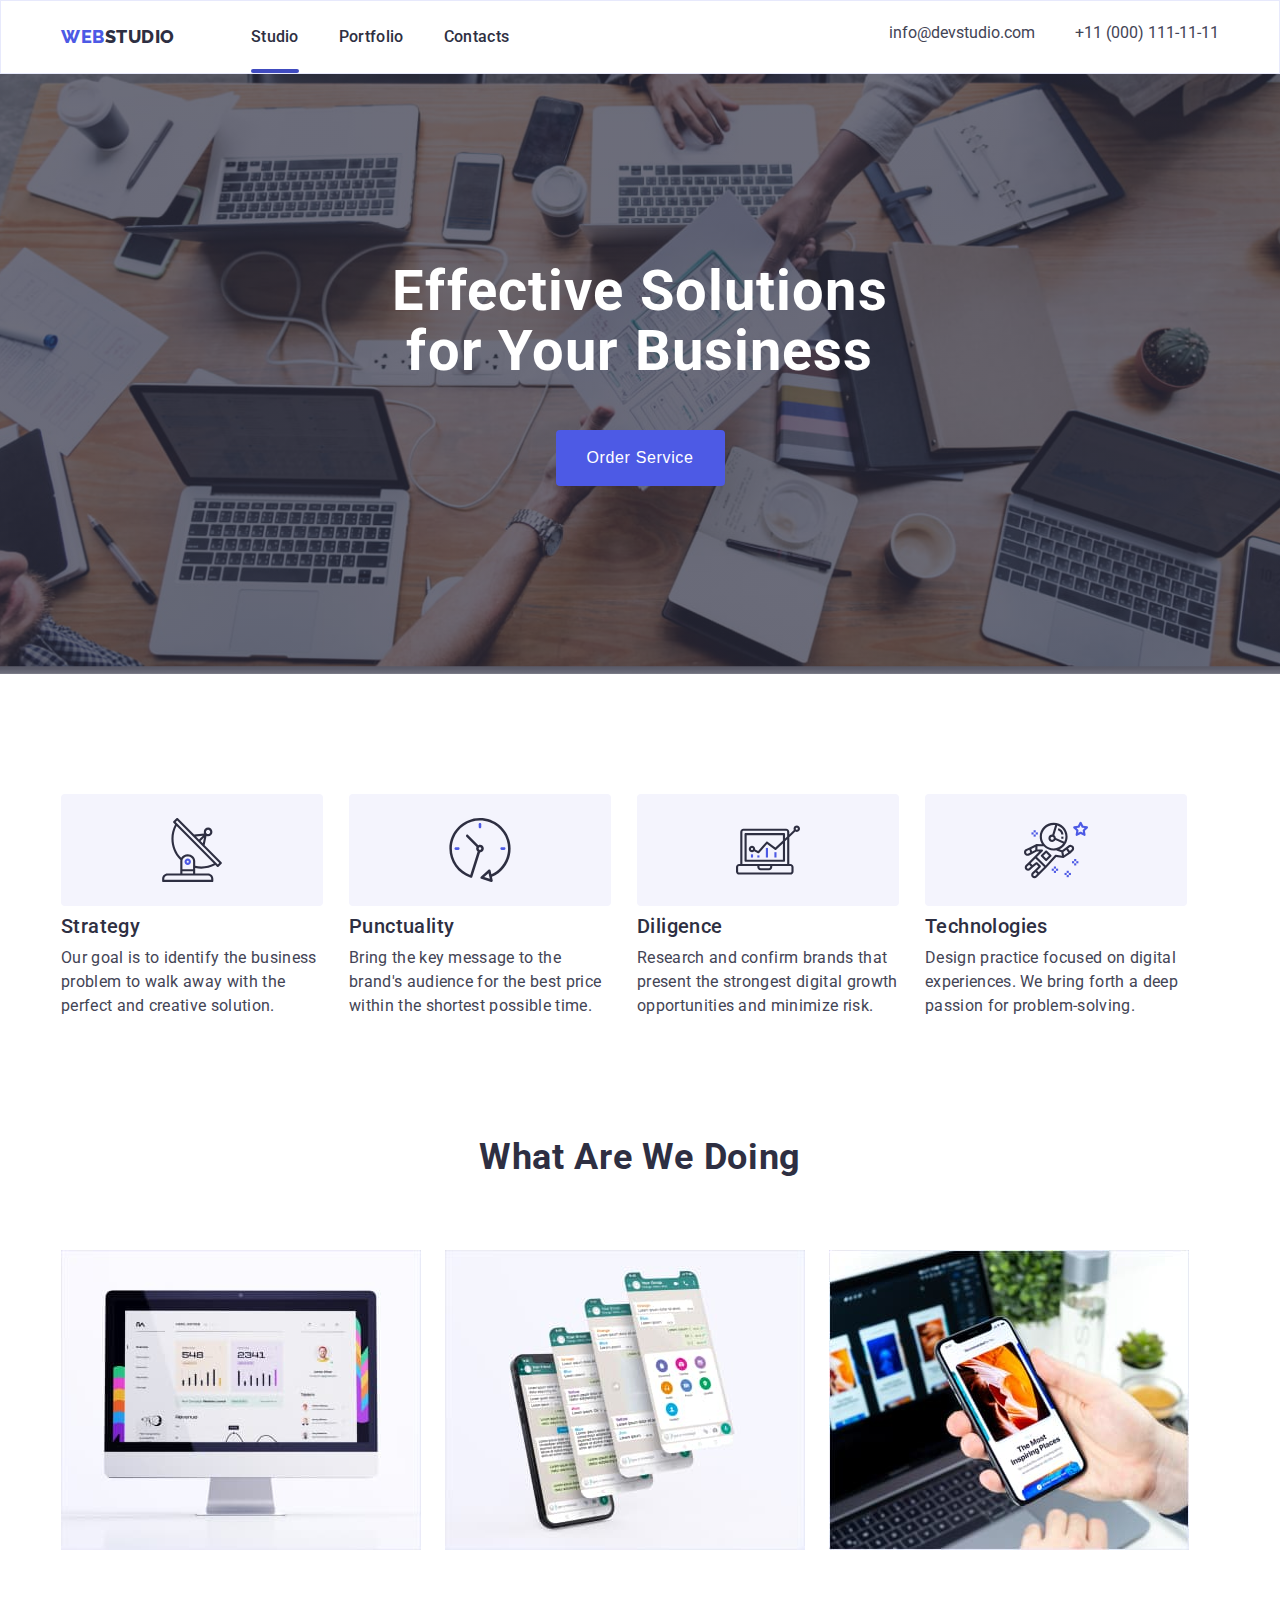
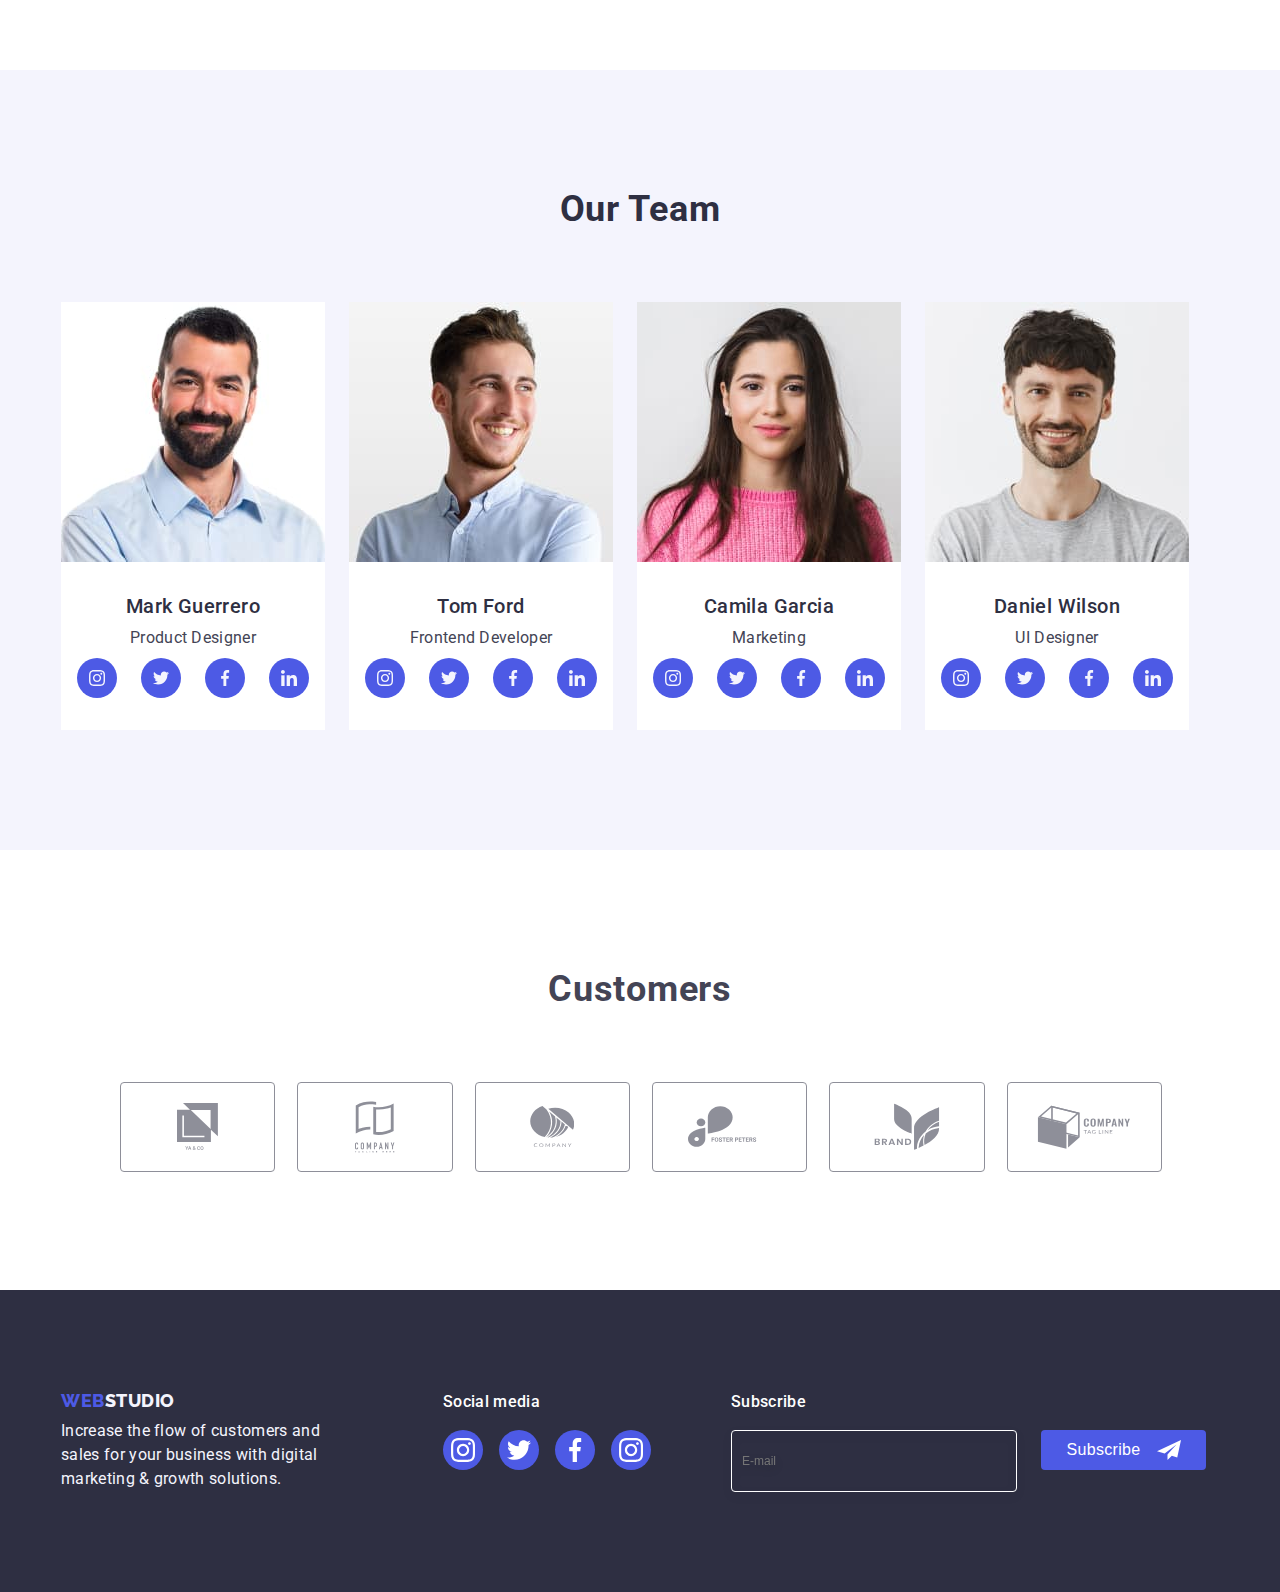
<file: index.html>
<!DOCTYPE html>
<html lang="en">
  <head>
    <meta charset="UTF-8" />
    <meta http-equiv="X-UA-Compatible" content="IE=edge" />
    <meta name="viewport" content="width=device-width, initial-scale=1.0" />
    <link rel="preconnect" href="https://fonts.googleapis.com" />
    <link rel="preconnect" href="https://fonts.gstatic.com" crossorigin />
    <link
      href="https://fonts.googleapis.com/css2?family=Raleway:wght@800&family=Roboto:wght@400;500;700&display=swap"
      rel="stylesheet"
    />
    <link
      rel="stylesheet"
      href="https://cdnjs.cloudflare.com/ajax/libs/modern-normalize/1.1.0/modern-normalize.min.css"
      integrity="sha512-wpPYUAdjBVSE4KJnH1VR1HeZfpl1ub8YT/NKx4PuQ5NmX2tKuGu6U/JRp5y+Y8XG2tV+wKQpNHVUX03MfMFn9Q=="
      crossorigin="anonymous"
      referrerpolicy="no-referrer"
    />
    <link rel="stylesheet" href="css/styles.css" />

    <title>webstudio</title>
  </head>
  <body>
    <!-- -----------------------------heder-----------------------  -->
    <header class="top-header">
      <div class="contejner header-cobntejner">
        <nav class="navigation">
          <a class="logo link" href="./index.html"
            >Web<span class="logo-color">Studio</span></a
          >
          <ul class="header-list list">
            <li class="header-item">
              <a class="header-link link curent" href="./index.html">Studio</a>
            </li>
            <li class="header-item">
              <a class="header-link link" href="./portfolio.html">Portfolio</a>
            </li>
            <li class="header-item">
              <a class="header-link link" href="">Contacts</a>
            </li>
          </ul>
        </nav>

        <address class="header-address">
          <ul class="header-address-list list">
            <li class="header-address-item">
              <a class="mail-list link" href="mailto:info@devstudio.com"
                >info@devstudio.com</a
              >
            </li>
            <li>
              <a class="mail-list link" href="tel:+110001111111"
                >+11 (000) 111-11-11</a
              >
            </li>
          </ul>
        </address>
      </div>
    </header>
    <main class="main-sektor">
      <!-- ---------------------------section1------------------------- -->

      <section class="hero">
        <div class="contejner hero-contejner">
          <h1 class="hero-text">Effective Solutions for Your Business</h1>
          <button class="hero-btn" data-modal-open type="button">
            Order Service
          </button>
        </div>
      </section>

      <!-- ----------------------------section2------------------------ -->
      <section class="setion-produkt-procesing">
        <div class="contejner products-procesing-contejner">
          <h2 class="hidden-sektion" hidden>main page</h2>
          <ul class="products-procesing list">
            <li class="list-produkt">
              <div class="produkt-item-wrap">
                <a class="produkt-icon-link" href="">
                  <svg class="produkt-icon" width="64" height="64">
                    <use href="./images/icons.svg#icon-antenna"></use>
                  </svg>
                </a>
                <h3 class="products-procesing-title">Strategy</h3>
                <p class="products-procesing-text">
                  Our goal is to identify the business problem to walk away with
                  the perfect and creative solution.
                </p>
              </div>
            </li>
            <li class="list-produkt">
              <div class="produkt-item-wrap">
                <a class="produkt-icon-link" href="">
                  <svg class="produkt-icon" width="64" height="64">
                    <use href="./images/icons.svg#icon-clock"></use>
                  </svg>
                </a>
                <h3 class="products-procesing-title">Punctuality</h3>
                <p class="products-procesing-text">
                  Bring the key message to the brand's audience for the best
                  price within the shortest possible time.
                </p>
              </div>
            </li>
            <li class="list-produkt">
              <div class="produkt-item-wrap">
                <a class="produkt-icon-link" href="">
                  <svg class="produkt-icon" width="64" height="64">
                    <use href="./images/icons.svg#icon-diagram"></use>
                  </svg>
                </a>
                <h3 class="products-procesing-title">Diligence</h3>
                <p class="products-procesing-text">
                  Research and confirm brands that present the strongest digital
                  growth opportunities and minimize risk.
                </p>
              </div>
            </li>
            <li class="list-produkt">
              <div class="produkt-item-wrap">
                <a class="produkt-icon-link" href="">
                  <svg class="produkt-icon" width="64" height="64">
                    <use href="./images/icons.svg#icon-astronaut"></use>
                  </svg>
                </a>
                <h3 class="products-procesing-title">Technologies</h3>
                <p class="products-procesing-text">
                  Design practice focused on digital experiences. We bring forth
                  a deep passion for problem-solving.
                </p>
              </div>
            </li>
          </ul>
        </div>
      </section>
      <!-- ----------------------------sectione3--------------------------- -->
      <section class="projekt">
        <div class="projekt-contejner contejner">
          <h2 class="projekt-title">What are we doing</h2>
          <ul class="projekt-list list">
            <li>
              <img
                class="projekt-foto"
                src="./images/section-3-index/img1.jpg"
                alt="komputer"
                height="300"
                width="360"
              />
            </li>
            <li>
              <img
                class="projekt-foto"
                src="./images/section-3-index/img2.jpg"
                alt="mesenges"
                height="300"
                width="360"
              />
            </li>
            <li>
              <img
                class="projekt-foto"
                src="./images/section-3-index/img3.jpg"
                alt="optimization"
                height="300"
                width="360"
              />
            </li>
          </ul>
        </div>
      </section>
      <!-- ----------------------------section4-------------------------- -->
      <section class="team-sektion">
        <div class="team-contejner contejner">
          <h2 class="team">Our Team</h2>
          <ul class="team-item list">
            <li class="team-list-foto">
              <img
                class="team-foto"
                src="./images/sektione-4-index/markguerrero.jpg"
                alt="Mark Guerrero Product Designer"
                height="260"
                width="264"
              />
              <div class="text-contejner">
                <h3 class="team-name">Mark Guerrero</h3>
                <p class="team-position">Product Designer</p>
                <ul class="team-soc-list list">
                  <li class="team-soc-item">
                    <a href="" class="team-soc-link link">
                      <svg class="team-icon" width="16" height="16">
                        <use href="./images/icons.svg#icon-instagram"></use>
                      </svg>
                    </a>
                  </li>
                  <li class="team-soc-item">
                    <a href="" class="team-soc-link link">
                      <svg class="team-icon" width="16" height="16">
                        <use href="./images/icons.svg#icon-twitter"></use>
                      </svg>
                    </a>
                  </li>
                  <li class="team-soc-item">
                    <a href="" class="team-soc-link link">
                      <svg class="team-icon" width="16" height="16">
                        <use href="./images/icons.svg#icon-facebook"></use>
                      </svg>
                    </a>
                  </li>
                  <li class="team-soc-item">
                    <a href="" class="team-soc-link link">
                      <svg class="team-icon" width="16" height="16">
                        <use href="./images/icons.svg#icon-linkedin"></use>
                      </svg>
                    </a>
                  </li>
                </ul>
              </div>
            </li>

            <li class="team-list-foto">
              <img
                class="team-foto"
                src="./images/sektione-4-index/fomford.jpg"
                alt="Tom Ford Frontend Developer"
                height="260"
                width="264"
              />
              <div class="text-contejner">
                <h3 class="team-name">Tom Ford</h3>
                <p class="team-position">Frontend Developer</p>
                <ul class="team-soc-list list">
                  <li class="team-soc-item">
                    <a href="" class="team-soc-link link">
                      <svg class="team-icon" width="16" height="16">
                        <use href="./images/icons.svg#icon-instagram"></use>
                      </svg>
                    </a>
                  </li>
                  <li class="team-soc-item">
                    <a href="" class="team-soc-link link">
                      <svg class="team-icon" width="16" height="16">
                        <use href="./images/icons.svg#icon-twitter"></use>
                      </svg>
                    </a>
                  </li>
                  <li class="team-soc-item">
                    <a href="" class="team-soc-link link">
                      <svg class="team-icon" width="16" height="16">
                        <use href="./images/icons.svg#icon-facebook"></use>
                      </svg>
                    </a>
                  </li>
                  <li class="team-soc-item">
                    <a href="" class="team-soc-link link">
                      <svg class="team-icon" width="16" height="16">
                        <use href="./images/icons.svg#icon-linkedin"></use>
                      </svg>
                    </a>
                  </li>
                </ul>
              </div>
            </li>

            <li class="team-list-foto">
              <img
                class="team-foto"
                src="./images/sektione-4-index/camilacarcia.jpg"
                alt="Camila Garcia Marketing"
                height="260"
                width="264"
              />
              <div class="text-contejner">
                <h3 class="team-name">Camila Garcia</h3>
                <p class="team-position">Marketing</p>
                <ul class="team-soc-list list">
                  <li class="team-soc-item">
                    <a href="" class="team-soc-link link">
                      <svg class="team-icon" width="16" height="16">
                        <use href="./images/icons.svg#icon-instagram"></use>
                      </svg>
                    </a>
                  </li>
                  <li class="team-soc-item">
                    <a href="" class="team-soc-link link">
                      <svg class="team-icon" width="16" height="16">
                        <use href="./images/icons.svg#icon-twitter"></use>
                      </svg>
                    </a>
                  </li>
                  <li class="team-soc-item">
                    <a href="" class="team-soc-link link">
                      <svg class="team-icon" width="16" height="16">
                        <use href="./images/icons.svg#icon-facebook"></use>
                      </svg>
                    </a>
                  </li>
                  <li class="team-soc-item">
                    <a href="" class="team-soc-link link">
                      <svg class="team-icon" width="16" height="16">
                        <use href="./images/icons.svg#icon-linkedin"></use>
                      </svg>
                    </a>
                  </li>
                </ul>
              </div>
            </li>

            <li class="team-list-foto">
              <img
                class="team-foto"
                src="./images/sektione-4-index/danielwilson.jpg"
                alt="Daniel Wilson UI Designer"
                height="260"
                width="264"
              />
              <div class="text-contejner">
                <h3 class="team-name">Daniel Wilson</h3>
                <p class="team-position">UI Designer</p>
                <ul class="team-soc-list list">
                  <li class="team-soc-item">
                    <a href="" class="team-soc-link link">
                      <svg class="team-icon" width="16" height="16">
                        <use href="./images/icons.svg#icon-instagram"></use>
                      </svg>
                    </a>
                  </li>
                  <li class="team-soc-item">
                    <a href="" class="team-soc-link link">
                      <svg class="team-icon" width="16" height="16">
                        <use href="./images/icons.svg#icon-twitter"></use>
                      </svg>
                    </a>
                  </li>
                  <li class="team-soc-item">
                    <a href="" class="team-soc-link link">
                      <svg class="team-icon" width="16" height="16">
                        <use href="./images/icons.svg#icon-facebook"></use>
                      </svg>
                    </a>
                  </li>
                  <li class="team-soc-item">
                    <a href="" class="team-soc-link link">
                      <svg class="team-icon" width="16" height="16">
                        <use href="./images/icons.svg#icon-linkedin"></use>
                      </svg>
                    </a>
                  </li>
                </ul>
              </div>
            </li>
          </ul>
        </div>
      </section>

      <!-- ----------------------------sektion 5-------------------------- -->

      <section class="customers">
        <h2 class="customers-title">customers</h2>
        <ul class="customers-list list">
          <li class="customers-item">
            <a href="" class="customers-link link">
              <svg class="custom-icon" width="41" height="47">
                <use href="./images/icons.svg#icon-group1"></use>
              </svg>
            </a>
          </li>
          <li class="customers-item">
            <a href="" class="customers-link link">
              <svg class="custom-icon" width="40" height="52">
                <use href="./images/icons.svg#icon-group2"></use>
              </svg>
            </a>
          </li>
          <li class="customers-item">
            <a href="" class="customers-link link">
              <svg class="custom-icon" width="44" height="41">
                <use href="./images/icons.svg#icon-group3"></use>
              </svg>
            </a>
          </li>
          <li class="customers-item">
            <a href="" class="customers-link link">
              <svg class="custom-icon" width="84" height="41">
                <use href="./images/icons.svg#icon-group4"></use>
              </svg>
            </a>
          </li>
          <li class="customers-item">
            <a href="" class="customers-link link">
              <svg class="custom-icon" width="104" height="47">
                <use href="./images/icons.svg#icon-group5"></use>
              </svg>
            </a>
          </li>
          <li class="customers-item">
            <a href="" class="customers-link link">
              <svg class="custom-icon" width="94" height="44">
                <use href="./images/icons.svg#icon-group6"></use>
              </svg>
            </a>
          </li>
        </ul>
      </section>
    </main>
    <!-------------------- footer ----------------- -->

    <footer class="bottom-sektion">
      <div class="footer-item contejner">
        <div class="">
          <a class="logo-footer link" href="./index.html"
            >Web<span class="logo-color-footer">Studio</span></a
          >
          <p class="footer-text">
            Increase the flow of customers and sales for your business with
            digital marketing & growth solutions.
          </p>
        </div>
        <div class="soc-contejner">
          <p class="social-text">Social media</p>
          <ul class="footer-soc-list list">
            <li class="footer-soc-item">
              <a href="" class="footer-soc-link link">
                <svg class="footer-icon" width="24" height="24">
                  <use href="./images/icons.svg#icon-instagram"></use>
                </svg>
              </a>
            </li>
            <li class="footer-soc-item">
              <a href="" class="footer-soc-link link">
                <svg class="footer-icon" width="24" height="24">
                  <use href="./images/icons.svg#icon-twitter"></use>
                </svg>
              </a>
            </li>
            <li class="footer-soc-item">
              <a href="" class="footer-soc-link link">
                <svg class="footer-icon" width="24" height="24">
                  <use href="./images/icons.svg#icon-facebook"></use>
                </svg>
              </a>
            </li>
            <li class="footer-soc-item">
              <a href="" class="footer-soc-link link">
                <svg class="footer-icon" width="24" height="24">
                  <use href="./images/icons.svg#icon-instagram"></use>
                </svg>
              </a>
            </li>
          </ul>
        </div>
        <div class="subscribe-sectione">
          <div class="sub-btn-wrap">
            <p class="sub-text">Subscribe</p>
            <form class="sub-input-sektion">
              <input
                name="email"
                class="sub-input"
                type="email"
                required=""
                placeholder="E-mail"
              />
              <button class="sub-btn">
                Subscribe<svg class="sub-icons">
                  <use href="./images/icons.svg#icon-frame"></use>
                </svg>
              </button>
            </form>
          </div>
        </div>
      </div>
    </footer>
    <!-- -------------------------------modal--------------------------------- -->
    <div class="backdrop is-hidden" data-modal>
      <div class="modal">
        <button class="modal-btn" type="button" data-modal-close>
          <svg class="btn-close-icons">
            <use href="./images/icons.svg#icon-close-1"></use>
          </svg>
        </button>
        <p class="modal-titel">Leave your contacts and we will call you back</p>
        <form class="modal-form">
          <div class="input-contejner">
            <span class="label-text"> Name </span>
            <input
              type="text"
              name="name"
              class="modal-input"
              placeholder=""
              required
              id="name"
            />
            <svg class="modal-icons">
              <use href="./images/icons.svg#icon-person"></use>
            </svg>
          </div>
          <div class="input-contejner">
            <span class="label-text"> Phone </span>
            <input type="text" name="name" class="modal-input" placeholder="" />
            <svg class="modal-icons">
              <use href="./images/icons.svg#icon-phone-black-18dp-1"></use>
            </svg>
          </div>
          <div class="input-contejner">
            <span class="label-text"> Email </span>
            <input
              type="email"
              name="name"
              class="modal-input"
              placeholder=""
              required
            />
            <svg class="modal-icons">
              <use href="./images/icons.svg#icon-email"></use>
            </svg>
          </div>
          <div class="input-contejner-check">
            <label class="modal-label" for="user-text"
              ><span class="label-text">Comments</span
              ><textarea
                name="user-text"
                id="user-text"
                class="modal-textarea"
                placeholder="Text input"
              ></textarea>
            </label>
          </div>
          <div class="input-contejner">
            <input
              class="input-check visuallv-hidden"
              id="privacy"
              name="privacy"
              type="checkbox"
              value="tru"
            />
            <label class="check-text" for="privacy"
              >&nbsp;&nbsp;I accept the terms and conditions of the
              <a href="privaci_polici"> &nbsp;Privaci Polici</a></label
            >
          </div>

          <button type="submit" class="send-btn">Send</button>
        </form>
      </div>
    </div>
    <script src="./js/modal.js"></script>
  </body>
</html>
</file>
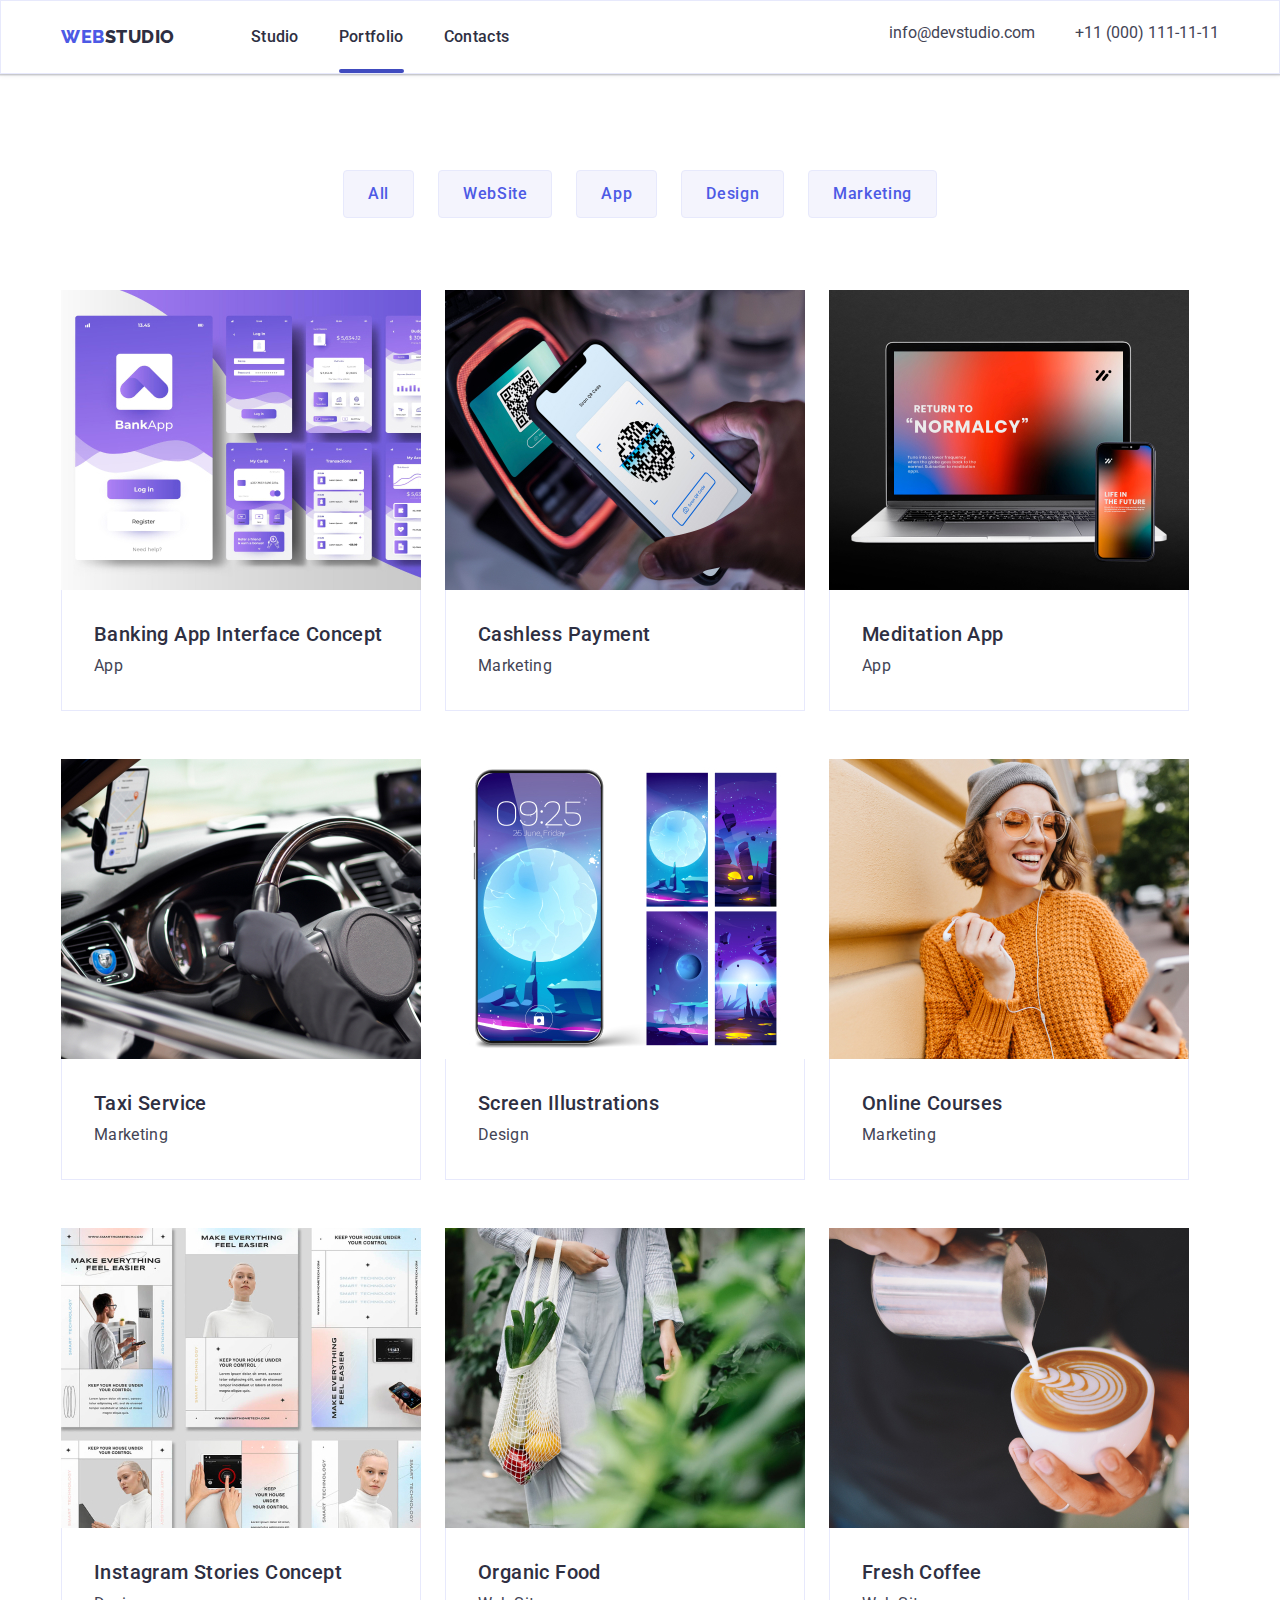
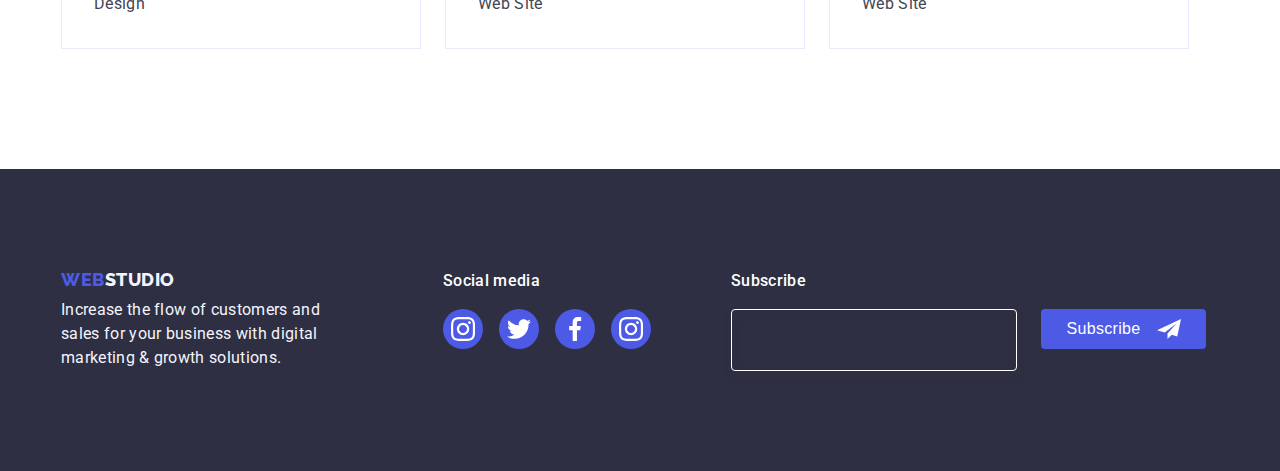
<file: portfolio.html>
<!DOCTYPE html>
<html lang="en">
  <head>
    <meta charset="UTF-8" />
    <meta http-equiv="X-UA-Compatible" content="IE=edge" />
    <meta name="viewport" content="width=device-width, initial-scale=1.0" />
    <link
      rel="stylesheet"
      href="https://cdnjs.cloudflare.com/ajax/libs/modern-normalize/1.1.0/modern-normalize.min.css"
      integrity="sha512-wpPYUAdjBVSE4KJnH1VR1HeZfpl1ub8YT/NKx4PuQ5NmX2tKuGu6U/JRp5y+Y8XG2tV+wKQpNHVUX03MfMFn9Q=="
      crossorigin="anonymous"
      referrerpolicy="no-referrer"
    />
    <link rel="stylesheet" href="css/styles.css" />
    <link rel="preconnect" href="https://fonts.googleapis.com" />
    <link rel="preconnect" href="https://fonts.gstatic.com" crossorigin />
    <link
      href="https://fonts.googleapis.com/css2?family=Raleway:wght@800&family=Roboto:wght@400;500;700&display=swap"
      rel="stylesheet"
    />
    <title>webstudio</title>
  </head>
  <body>
    <!-- heder -->
    <header class="top-header">
      <div class="contejner header-cobntejner">
        <nav class="navigation">
          <a class="logo link" href="./index.html"
            >Web<span class="logo-color">Studio</span></a
          >
          <ul class="header-list list">
            <li class="header-item">
              <a class="header-link link" href="./index.html">Studio</a>
            </li>
            <li class="header-item">
              <a class="header-link link curent" href="./portfolio.html"
                >Portfolio</a
              >
            </li>
            <li class="header-item">
              <a class="header-link link" href="">Contacts</a>
            </li>
          </ul>
        </nav>

        <address class="header-address">
          <ul class="header-address-list list">
            <li>
              <a class="mail-list link" href="mailto:info@devstudio.com"
                >info@devstudio.com</a
              >
            </li>
            <li>
              <a class="mail-list link" href="tel:+110001111111"
                >+11 (000) 111-11-11</a
              >
            </li>
          </ul>
        </address>
      </div>
    </header>

    <main class="main-sektion">
      <!-- sektione1(portfolio) -->
      <section class="sektion-btn">
        <div class="contejner">
          <h1 hidden>portfolio</h1>
          <ul class="portrtfolio-list list">
            <li class="portfolio-item">
              <button class="filters-btn" type="button">All</button>
            </li>
            <li class="portfolio-item">
              <button class="filters-btn" type="button">WebSite</button>
            </li>
            <li class="portfolio-item">
              <button class="filters-btn" type="button">App</button>
            </li>
            <li class="portfolio-item">
              <button class="filters-btn" type="button">Design</button>
            </li>
            <li class="portfolio-item">
              <button class="filters-btn" type="button">Marketing</button>
            </li>
          </ul>
        </div>

        <!-- sektione2 (portfolio) -->
        <div class="sektion-portfolio-contejner contejner">
          <ul class="btn-list list">
            <li class="lisr-item-btn">
              <div class="contejner-porfolio-wrap">
                <a class="img-btn link" href="">
                  <img src="images/sekton-portfolio/img.jpg" alt="banking app"
                /></a>
                <div class="portfolio-contejner-text">
                  <p class="portfolio-cover-text">
                    14 Stylish and User-Friendly App Design Concepts · Task
                    Manager App · Calorie Tracker App · Exotic Fruit Ecommerce
                    App · Cloud Storage App
                  </p>
                </div>
              </div>
              <div class="btn-contejner">
                <h2 class="sektion-btn-name-app">
                  Banking App Interface Concept
                </h2>
                <p class="sektion-btn-text">App</p>
              </div>
            </li>
            <li class="lisr-item-btn">
              <div class="contejner-porfolio-wrap">
                <a class="img-btn link" href="">
                  <img
                    src="images/sekton-portfolio/img2.jpg"
                    alt="cashless payment"
                /></a>
                <div class="portfolio-contejner-text">
                  <p class="portfolio-cover-text">
                    14 Stylish and User-Friendly App Design Concepts · Task
                    Manager App · Calorie Tracker App · Exotic Fruit Ecommerce
                    App · Cloud Storage App
                  </p>
                </div>
              </div>
              <div class="btn-contejner">
                <h2 class="sektion-btn-name-app">Cashless Payment</h2>
                <p class="sektion-btn-text">Marketing</p>
              </div>
            </li>
            <li class="lisr-item-btn">
              <div class="contejner-porfolio-wrap">
                <a class="img-btn link" href="">
                  <img
                    src="images/sekton-portfolio/img3.jpg"
                    alt="meditation app"
                /></a>
                <div class="portfolio-contejner-text">
                  <p class="portfolio-cover-text">
                    14 Stylish and User-Friendly App Design Concepts · Task
                    Manager App · Calorie Tracker App · Exotic Fruit Ecommerce
                    App · Cloud Storage App
                  </p>
                </div>
              </div>
              <div class="btn-contejner">
                <h2 class="sektion-btn-name-app">Meditation App</h2>
                <p class="sektion-btn-text">App</p>
              </div>
            </li>
            <li class="lisr-item-btn">
              <div class="contejner-porfolio-wrap">
                <a class="img-btn link" href="">
                  <img
                    src="images/sekton-portfolio/img4.jpg"
                    alt="taxi service"
                /></a>
                <div class="portfolio-contejner-text">
                  <p class="portfolio-cover-text">
                    14 Stylish and User-Friendly App Design Concepts · Task
                    Manager App · Calorie Tracker App · Exotic Fruit Ecommerce
                    App · Cloud Storage App
                  </p>
                </div>
              </div>
              <div class="btn-contejner">
                <h2 class="sektion-btn-name-app">Taxi Service</h2>
                <p class="sektion-btn-text">Marketing</p>
              </div>
            </li>
            <li class="lisr-item-btn">
              <div class="contejner-porfolio-wrap">
                <a class="img-btn link" href="">
                  <img
                    src="images/sekton-portfolio/img5.jpg"
                    alt="screen illustrations"
                /></a>
                <div class="portfolio-contejner-text">
                  <p class="portfolio-cover-text">
                    14 Stylish and User-Friendly App Design Concepts · Task
                    Manager App · Calorie Tracker App · Exotic Fruit Ecommerce
                    App · Cloud Storage App
                  </p>
                </div>
              </div>
              <div class="btn-contejner">
                <h2 class="sektion-btn-name-app">Screen Illustrations</h2>
                <p class="sektion-btn-text">Design</p>
              </div>
            </li>
            <li class="lisr-item-btn">
              <div class="contejner-porfolio-wrap">
                <a class="img-btn link" href="">
                  <img
                    src="images/sekton-portfolio/img6.jpg"
                    alt="Online Courses"
                /></a>
                <div class="portfolio-contejner-text">
                  <p class="portfolio-cover-text">
                    14 Stylish and User-Friendly App Design Concepts · Task
                    Manager App · Calorie Tracker App · Exotic Fruit Ecommerce
                    App · Cloud Storage App
                  </p>
                </div>
              </div>
              <div class="btn-contejner">
                <h2 class="sektion-btn-name-app">Online Courses</h2>
                <p class="sektion-btn-text">Marketing</p>
              </div>
            </li>
            <li class="lisr-item-btn">
              <div class="contejner-porfolio-wrap">
                <a class="img-btn link" href="">
                  <img
                    src="images/sekton-portfolio/img7.jpg"
                    alt="instagram stories concept"
                /></a>
                <div class="portfolio-contejner-text">
                  <p class="portfolio-cover-text">
                    14 Stylish and User-Friendly App Design Concepts · Task
                    Manager App · Calorie Tracker App · Exotic Fruit Ecommerce
                    App · Cloud Storage App
                  </p>
                </div>
              </div>
              <div class="btn-contejner">
                <h2 class="sektion-btn-name-app">Instagram Stories Concept</h2>
                <p class="sektion-btn-text">Design</p>
              </div>
            </li>
            <li class="lisr-item-btn">
              <div class="contejner-porfolio-wrap">
                <a class="img-btn link" href="">
                  <img
                    src="images/sekton-portfolio/img8.jpg"
                    alt="organic food"
                /></a>
                <div class="portfolio-contejner-text">
                  <p class="portfolio-cover-text">
                    14 Stylish and User-Friendly App Design Concepts · Task
                    Manager App · Calorie Tracker App · Exotic Fruit Ecommerce
                    App · Cloud Storage App
                  </p>
                </div>
              </div>
              <div class="btn-contejner">
                <h2 class="sektion-btn-name-app">Organic Food</h2>
                <p class="sektion-btn-text">Web Site</p>
              </div>
            </li>
            <li class="lisr-item-btn">
              <div class="contejner-porfolio-wrap">
                <a class="img-btn link" href="">
                  <img
                    src="images/sekton-portfolio/img9.jpg"
                    alt="fresh coffee"
                /></a>
                <div class="portfolio-contejner-text">
                  <p class="portfolio-cover-text">
                    14 Stylish and User-Friendly App Design Concepts · Task
                    Manager App · Calorie Tracker App · Exotic Fruit Ecommerce
                    App · Cloud Storage App
                  </p>
                </div>
              </div>
              <div class="btn-contejner">
                <h2 class="sektion-btn-name-app">Fresh Coffee</h2>
                <p class="sektion-btn-text">Web Site</p>
              </div>
            </li>
          </ul>
        </div>
      </section>
    </main>
    <!-- ------------------------footer--------------------- -->
    <footer class="bottom-sektion">
      <div class="footer-item contejner">
        <div class="">
          <a class="logo-footer link" href="./index.html"
            >Web<span class="logo-color-footer">Studio</span></a
          >
          <p class="footer-text">
            Increase the flow of customers and sales for your business with
            digital marketing & growth solutions.
          </p>
        </div>
        <div class="soc-contejner">
          <p class="social-text">Social media</p>
          <ul class="footer-soc-list list">
            <li class="footer-soc-item">
              <a href="" class="footer-soc-link link">
                <svg class="footer-icon" width="24" height="24">
                  <use href="./images/icons.svg#icon-instagram"></use>
                </svg>
              </a>
            </li>
            <li class="footer-soc-item">
              <a href="" class="footer-soc-link link">
                <svg class="footer-icon" width="24" height="24">
                  <use href="./images/icons.svg#icon-twitter"></use>
                </svg>
              </a>
            </li>
            <li class="footer-soc-item">
              <a href="" class="footer-soc-link link">
                <svg class="footer-icon" width="24" height="24">
                  <use href="./images/icons.svg#icon-facebook"></use>
                </svg>
              </a>
            </li>
            <li class="footer-soc-item">
              <a href="" class="footer-soc-link link">
                <svg class="footer-icon" width="24" height="24">
                  <use href="./images/icons.svg#icon-instagram"></use>
                </svg>
              </a>
            </li>
          </ul>
        </div>
        <div class="subscribe-sectione">
          <form>
            <div class="sub-btn-wrap">
              <p class="sub-text">Subscribe</p>
              <div class="sub-input-sektion">
                <input
                  name="email"
                  class="sub-input"
                  type="email"
                  required=""
                />
                <button class="sub-btn">
                  Subscribe<svg class="sub-icons">
                    <use href="./images/icons.svg#icon-frame"></use>
                  </svg>
                </button>
              </div>
            </div>
          </form>
        </div>
      </div>
    </footer>
  </body>
</html>
</file>
<file: css/styles.css>
body:lang(en) {
    max-width: 1440px;
    font-family: "Roboto", sans-serif;
    color: #434455;
    background-color: #FFFFFF;
    padding: 0;
    margin: 0 auto;
}
.list{ list-style: none; 
    padding: 0;
    margin: 0;
}

h1, h2, h3, h4, h5, h6{ margin: 0; }

p{ margin: 0;}

a, button {cursor: pointer;}


.link{ text-decoration: none;

}
:root {
    --color-slate: #8E8F99;
    --brand-color: #3f51b5;
    --color-ocean: #404BBF;}

/* -----------heder----------- */
.top-header{border: solid 1px #E7E9FC;
    box-shadow: 
    0px 2px 1px rgba(46, 47, 66, 0.08),
    0px 1px 1px rgba(46, 47, 66, 0.16),
    0px 1px 6px rgba(46, 47, 66, 0.08);
}
.navigation{
    display: flex;
    margin-right: auto;
    

}
.contejner{
width: 1158px;
margin: auto;
padding: 0 15px;


}
.header-cobntejner{
    display: flex;
}
.logo{ 
    font-family: "Raleway", sans-serif;
    font-style: normal;
    font-weight: 800;
    font-size: 18px;
    line-height: 1.17;
    display: flex;
    align-items: center;
    letter-spacing: 0.03em;
    text-transform: uppercase;
    color:#4d5ae5;
    margin-right: 76px;


}
.logo-color{
color:#2e2f42
}


.header-list{
display: flex;

}


.header-link{
    display: flex;
    font-weight: 500;
    font-size: 16px;
    line-height: 1.5;
    align-items: center;
    letter-spacing: 0.02em;
    color: #2E2F42;
    padding-top: 24px;
    padding-bottom: 24px;

}

.header-link:is(:hover, :focus){ color:#404BBF;
transition: transform 250ms linear;
}

.curent{
    position: relative;
}

.curent::after {
    content: "";
    width: 100%;
    height: 4px;
    left: 0;
    bottom: 0;
    position: absolute;
    border-radius: 2px;
    background-color: #404BBF;
}

.header-item{margin-right: 40px;}

.header-address{
padding: 20px 0;
}
.header-address-list{
    display: flex;
    gap: 40px;
}

.mail-list{
    font-style: normal;
    font-weight: 400;
    font-size: 16px;
    line-height: 1.5;;
    color: #434455;
    gap: 40px;
}

.mail-list:is(:hover, :focus) {
    color: #404BBF
}

/* -----------section1----------- */
.hero{
    background: #2E2F42;
    background-image:linear-gradient(
        rgba(46, 47, 66, 0.7),
        rgba(46, 47, 66, 0.7)
    ),
    url(../images/hero_bg.jpg);
    background-repeat: no-repeat;
    background-position: center;
    background-size: cover;
    padding: 188px 0;
}

.hero-text{
    max-width: 496px;
    font-weight: 700;
    font-size: 56px;
    line-height: 1.07;
    text-align: center;
    letter-spacing: 0.02em;
    color: #FFFFFF;
    margin: auto;
    margin-bottom: 48px;
}


.hero-btn{
    width: 169px;
    height: 56px;
    font-weight: 500;
    font-size: 16px;
    line-height: 1.5;
    display: block;
    align-items: center;
    letter-spacing: 0.04em;
    color: #FFFFFF;
    background: #4D5AE5;
    margin: auto;
    border-radius: 4px;
    border: none;
}

    .hero-btn:is(:hover, :focus) {
    background-color: #404BBF;
    cursor: pointer;
    border: none;}
    



/* ---------------------------------section2------------------------ */
.setion-produkt-procesing{
    padding: 120px 0;
}

.products-procesing{
display: flex;
}
.products-procesing-title{
    font-weight: 500;
    font-size: 20px;
    line-height: 1.2;
    letter-spacing: 0.02em;
    color: #2E2F42;
    margin-bottom: 8px;
    

}
.produkt-svg-images{
margin-bottom: 8PX;
}
.list-produkt{
    margin-right: 24px;

}

.produkt-icon-link{
    width: 262px;
    height: 112px;   
    background: #F4F4FD;
    border-radius: 4px;
    display: flex;
    align-items: center;
    justify-content: center;
    margin-bottom: 8px;
}


.products-procesing-text{
    font-weight: 400;
    font-size: 16px;
    line-height: 1.5;
    letter-spacing: 0.02em;
    color: #434455;
    width: 264px;
    
}





/* -----------section3----------- */
.projekt{
padding-bottom: 120px;
}
.projekt-title{
    text-align: center;
    font-weight: 700;
    font-size: 36px;
    line-height: 1.11;
    letter-spacing: 0.02em;
    text-transform: capitalize;
    color: #2e2f42;
    margin: auto;
    margin-bottom: 72px;

}
.projekt-contejner{
    display: flex;
    flex-wrap: wrap;

}

.projekt-list{
    display: flex;
    gap: 24px ;
}
.projekt-foto{
display: block;
    width: 100%;
    height: auto;
}
/* -----------section4----------- */
.team-sektion{
    background-color: #F4F4FD;
    padding: 120px 0;

}

.team{
    font-weight: 700;
    font-size: 36px;
    line-height: 1.11;
    text-align: center;
    letter-spacing: 0.02em;
    text-transform: capitalize;
    color:#2e2f42;
    margin-bottom: 72px;


}
.team-item{
    display: flex;
    gap: 24px;

}

.team-list-foto{
background-color: #FFFFFF;

}

.team-foto{display: block;
    width: 100%;
    height: auto;

}
.text-contejner{
    padding: 32px 0;
}


.team-name{
    font-weight: 500;
    font-size: 20px;
    line-height: 1.2;
    text-align: center;
    letter-spacing: 0.02em;
    color: #2E2F42;
    margin-bottom: 8px;
}
.team-position{
    font-weight: 400;
    font-size: 16px;
    line-height: 1.5;
    text-align: center;
    letter-spacing: 0.02em;
    margin-bottom: 8px;
}

.team-soc-list {
    display: flex;
    justify-content: center;
    gap: 24px;
}

.team-soc-item {
    width: 40px;
    height: 40px;
}

.team-soc-link {
    width: 100%;
    height: 100%;
    border-radius: 50%;
    background-color: #4D5AE5;
    display: flex;
    align-items: center;
    justify-content: center;
}
.team-soc-link:is(:hover, :focus){
    background-color: #404BBF;
}
.team-icon{
    fill: #F4F4FD;
}
/* ------------------sektion 5------------------- */
.customers {padding: 120px;
}

.customers-title {font-family: 'Roboto';
    font-style: normal;
    font-weight: 700;
    font-size: 36px;
    line-height: 1.11;
    text-align: center;
    letter-spacing: 0.02em;
    text-transform: capitalize;
    margin-bottom: 72px;
}

.customers-list {
    display: flex;
    justify-content: center;
    gap: 24px;
}
.customers-link:is(:hover, :focus){
border-color: #404BBF;
    transition: transform 250ms linear;
}
.customers-item{
    width: 168px;
    height: 88px;
}



.customers-link{
    width: 100%;
    height: 100%;
    display: flex;
    align-items: center;
    justify-content: center;
    border: 1px solid #8E8F99;
    border-radius: 4px;
    color: var(--color-slate)
}
.custom-icon{
    fill: var(--color-slate);
}
.customers-link:hover > .custom-icon{
    fill: var(--color-ocean)
}



/* -----------footer----------- */
.bottom-sektion{
    background-color: #2e2f42;
    padding: 100px 0;
}

.footer-item{
display: flex;
}
.logo-footer{
margin-bottom: 8px;
}

.footer-text {
    font-weight: 400;
    font-size: 16px;
    line-height: 0.66;
    letter-spacing: 0.02em;
    color: #F4F4FD;
}

.soc-contejner{
margin-right: 80px;
}
.social-text{
    font-family: 'Roboto';
    font-style: normal;
    font-weight: 500;
    font-size: 16px;
    line-height: 1.5;
    letter-spacing: 0.02em;
    color: #FFFFFF;
    margin-bottom: 16px;
}
.logo-color-footer{
    color: #f4f4fd;
}
.logo-footer{
    font-family: "Raleway", sans-serif;
    font-style: normal;
    font-weight: 800;
    font-size: 18px;
    line-height: 1.17;
    display: flex;
    align-items: center;
    letter-spacing: 0.03em;
    text-transform: uppercase;
    color: #4d5ae5

}

.footer-text{
    font-weight: 400;
    font-size: 16px;
    line-height: 1.5;
    letter-spacing: 0.02em;
    color: #f4f4fd;
    width: 262px;
    margin-right: 120px;
}

.social-text {
    width: 208px;
    display: flex;
}

.footer-soc-list {
    display: flex;
    justify-content: center;
    gap: 16px;

}

.footer-soc-item {
    width: 40px;
    height: 40px;
    display: inline-block;
}
.footer-soc-item :is(:hover, :focus) {
    background: #31D0AA;
    transition: transform 250ms linear;

}

.footer-soc-link {
    width: 100%;
    height: 100%;
    border-radius: 50%;
    background-color: #4D5AE5;
    display: flex;
    align-items: center;
    justify-content: center;
}


.footer-icon {
    fill: #FFFFFF ;
}
/* ------------------ sektione1(portfolio) ------------- */
.main-sektion{
    padding-top: 96px;
    padding-bottom: 120px ;
}


.portrtfolio-list {
    display: flex;
    padding-left: 0;
    margin-bottom: 72px ;
    justify-content: center;
    gap: 24px;

}
img{display: block;
max-width: 100%;
height: auto;}


.filters-btn{
    font-family: "Roboto", sans-serif;
    font-weight: 500;
    font-size: 16px;
    line-height: 1.5;
    display: flex;
    align-items: center;
    text-align: center;
    letter-spacing: 0.04em;
    color: #4d5ae5;
    background-color: #f4f4fd;
    cursor: pointer;
    padding: 12px 24px 12px 24px;
    border-radius: 4px;
    display: flex;
    border: 1px solid #E7E9FC;
    flex-direction: row;
    align-items: center;
    height: 48px;
    background: #F4F4FD;
}

    .filters-btn:is(:hover, :focus) {
    color: #FFFFFF;
    background-color: #404BBF;
    cursor: pointer;
    box-shadow:
    0px 1px 6px rgba(46, 47, 66, 0.08),
    0px 1px 1px rgba(46, 47, 66, 0.16),
    0px 2px 1px rgba(46, 47, 66, 0.08);
}

/* ------------------ sektione2 (portfolio) ------------- */

.btn-list {
    display: flex;
    flex-wrap: wrap;
    gap: 48px 24px;
}

.contejner-porfolio-wrap {
    position: relative;
    overflow: hidden;
}

.img-btn {
    display: block;
    ;
}

.lisr-item-btn:hover {
    box-shadow:
        0px 1px 6px rgba(46, 47, 66, 0.08),
        0px 1px 1px rgba(46, 47, 66, 0.16),
        0px 2px 1px rgba(46, 47, 66, 0.08);
}

.lisr-item-btn:hover .portfolio-cover-text {
    transform: translate(0);
}

.portfolio-cover-text {
    position: absolute;
    padding: 40px;
    top: 0;
    background-color: #4D5AE5;
    color: #ffffff;
    height: 100%;
    transform: translateY(100%);
    transition: transform 250ms ease-in-out;
    overflow: auto;
    font-weight: 400;
    font-size: 16px;
    letter-spacing: 0.02em;
}

.sektion-btn-name-app {
    font-weight: 500;
    font-size: 20px;
    line-height: 1.2;
    letter-spacing: 0.02em;
    color: #2E2F42;
    margin-bottom: 8px;
}

.sektion-btn-text {
    font-weight: 400;
    font-size: 16px;
    line-height: 1.5;
    letter-spacing: 0.02em;
    color: #434455;
}

.sub-input-sektion{
display: flex;
}
.sub-text {
    font-style: normal;
    font-weight: 500;
    font-size: 16px;
    line-height: 1.5;
    letter-spacing: 0.02em;
    margin-bottom: 16px;
    color: #ffffff;
}

.sub-btn{
    width: 165px;
    height: 40px;
    border-radius: 4px;
    background-color: #4D5AE5;
    border: none;
    color: #FFFFFF;
    font-weight: 500;
    font-size: 16px;
    letter-spacing: 0.02em;
    color: #FFFFFF;
    display: flex;
    justify-content: center;
    align-items: center;
    gap: 16px;
}
.btn-contejner {
    border: bottom, left, right, #E7E9FC 1px;
    padding: 32px;
}
.sub-icons{
    width: 24px;
    height: 24px;
    fill: #FFFFFF;
}
.btn-contejner {
    border-right-width: 1px;
    border-right-style: solid;
    border-right-color: #E7E9FC;
    border-bottom-width: 1px;
    border-bottom-style: solid;
    border-bottom-color: #E7E9FC;
    border-left-width: 1px;
    border-left-style: solid;
    border-left-color: #E7E9FC;
}

.subscribe-titel{
    font-weight: 500;
    font-size: 16px;
    line-height: 24px;
    letter-spacing: 0.02em;
    color: #FFFFFF; display: flex;

}
.sub-input{
    width: 264px;
    height: 40px;
    margin-right: 24px;
    border: 1px solid #FFFFFF;
    filter: drop-shadow(0px 4px 4px rgba(0, 0, 0, 0.15));
    border-radius: 4px;
    font-style: normal;
    font-weight: 400;
    font-size: 12px;
    background-color: transparent;
    color: #FFFFFF;
    padding: 10px

}

/* -----------------------------MODAL---------------------------- */

.backdrop{
    position: fixed;
    top: 0;
    width: 1440px;
    height: 100%;
    background-color: rgba(46, 47, 66, 0.4);
    transition: opacity 250ms ease-in-out, visibility 250ms ease-in-out;
}

.modal{
    width: 408px;
    background-color: #fff;
    border-radius: 4px;
    position: absolute;
    top: 50%;
    left: 50%;
    transform: translate(-50%, -50%) scale(1);
    transition: transform 250ms ease-in-out;
    padding-top: 72px;
    padding-right:  20px;
    padding-bottom: 20px;
    padding-left: 20px;
    
}
.backdrop.is-hidden .modal{
    transform: translate(-50%, -50%) scaleY(0);
}

.modal-btn{
    width: 24px;
    height: 24px;
    background: #E7E9FC;
    border: 1px solid rgba(0, 0, 0, 0.1);
    position: absolute;
    right: 24px;
    border-radius: 50px;
    transform: translateY(-130%);
}

.modal-btn:hover {
background: #404BBF;
border: #404BBF;
}

.modal-btn:hover .btn-close-icons{
    fill: #FFFFFF;
}

.btn-close-icons{
    fill: #2E2F42;
    width: 8px;
    height: 8px;

}.btn-close-icons:hover {
    fill: #FFFFFF;

}

.is-hidden{
opacity: 0;
visibility: hidden;
pointer-events: none;
}
.modal-titel{ 
    font-weight: 500;
    text-align: center;
    line-height: 24px;
    letter-spacing: 0.02em;
    color: #2E2F42;
    margin-bottom: 16px;
}

.modal-form .modal-input:focus + .modal-icons {
    fill: #3f51b5;
}
.modal-input{
    font-weight: 400;
    font-size: 12px;
    letter-spacing: 0.01em;
    width: 100%;
    height: 40px;
    border: 1px solid rgba(46, 47, 66, 0.4);
    border-radius: 4px;
    padding-left: 38px;
    outline: transparent;
}

.modal-input:focus{
    border-color: #4D5AE5;
}

.modal-input:focus + .modal-icons {
    fill: #4D5AE5;
}

.modal-icons{
    width: 18px;
    height: 24px;
    left: 16px;
    position:relative ;
    transform: translateY(-130%);
    justify-content: center;
    align-items: center;
    display: flex;
    fill: #2E2F42;
}

.modal-icons:focus{
    fill: var(--color-ocean);
}
.input-contejner{
    margin: 0 0 8px 0;
height: 58px;
}

.label-text{
    font-weight: 400;
    font-size: 12px;
    letter-spacing: 0.01em;
    color: #8E8F99;
}

.modal-label::placeholder{
    font-size: 12px;
    color:rgba(46, 47, 66, 0.4);
}
.label-text{}

.modal-label span{
    font-size: 12px;
        line-height: 14px;
    letter-spacing: 0.01em;
    color: #8E8F99;
    display: block;
    margin-bottom: 4px;
}

.send-btn{
    display: flex;
    width: 169px;
    height: 56px;
    align-items: center;
    background: #4D5AE5;
    box-shadow: 0px 4px 4px rgba(0, 0, 0, 0.15);
    border-radius: 4px;
    font-weight: 500;
    font-size: 16px;
    line-height: 1.5;
    color: #FFFFFF;
    border: none;
    margin: 0 auto;
    letter-spacing: 0.04em;
    justify-content: center;
}
.modal-textarea{
    width: 100%;
    height: 120px;
    border: 1px solid rgba(46, 47, 66, 0.4);
    border-radius: 4px;
    padding: 16px;
    outline: transparent;
    font-weight: 400;
    font-size: 12px;
    resize: none;
}
.modal-textarea:focus {
    border-color: #4D5AE5;
}
.check-text {
    font-weight: 400;
    font-size: 12px;
    letter-spacing: 0.04em;
    color: #8E8F99;
    display: flex;
    align-items: center;
    margin: 16px 0 24px;
}
.check-text::before {
    content: '';
    width: 16px;
    height: 16px;
    border: 1px solid rgba(46, 47, 66, 0.4);
    border-radius: 2px;
}
.input-check:checked + .check-text::before {
    background-color: #4D5AE5;
    border: none;
    background-image: url(../images/check.svg);
    background-position: center;
    background-repeat: no-repeat;

}
.visuallv-hidden { 
    position: absolute;
    width: 1px;
    height: 1px;
    margin: -1px;
    border: 0;
    padding: 0;
    white-space: nowrap;
    clip-path: inset(100%);
    clip: rect(0 0 0 0);
    overflow: hidden;
}
</file>
